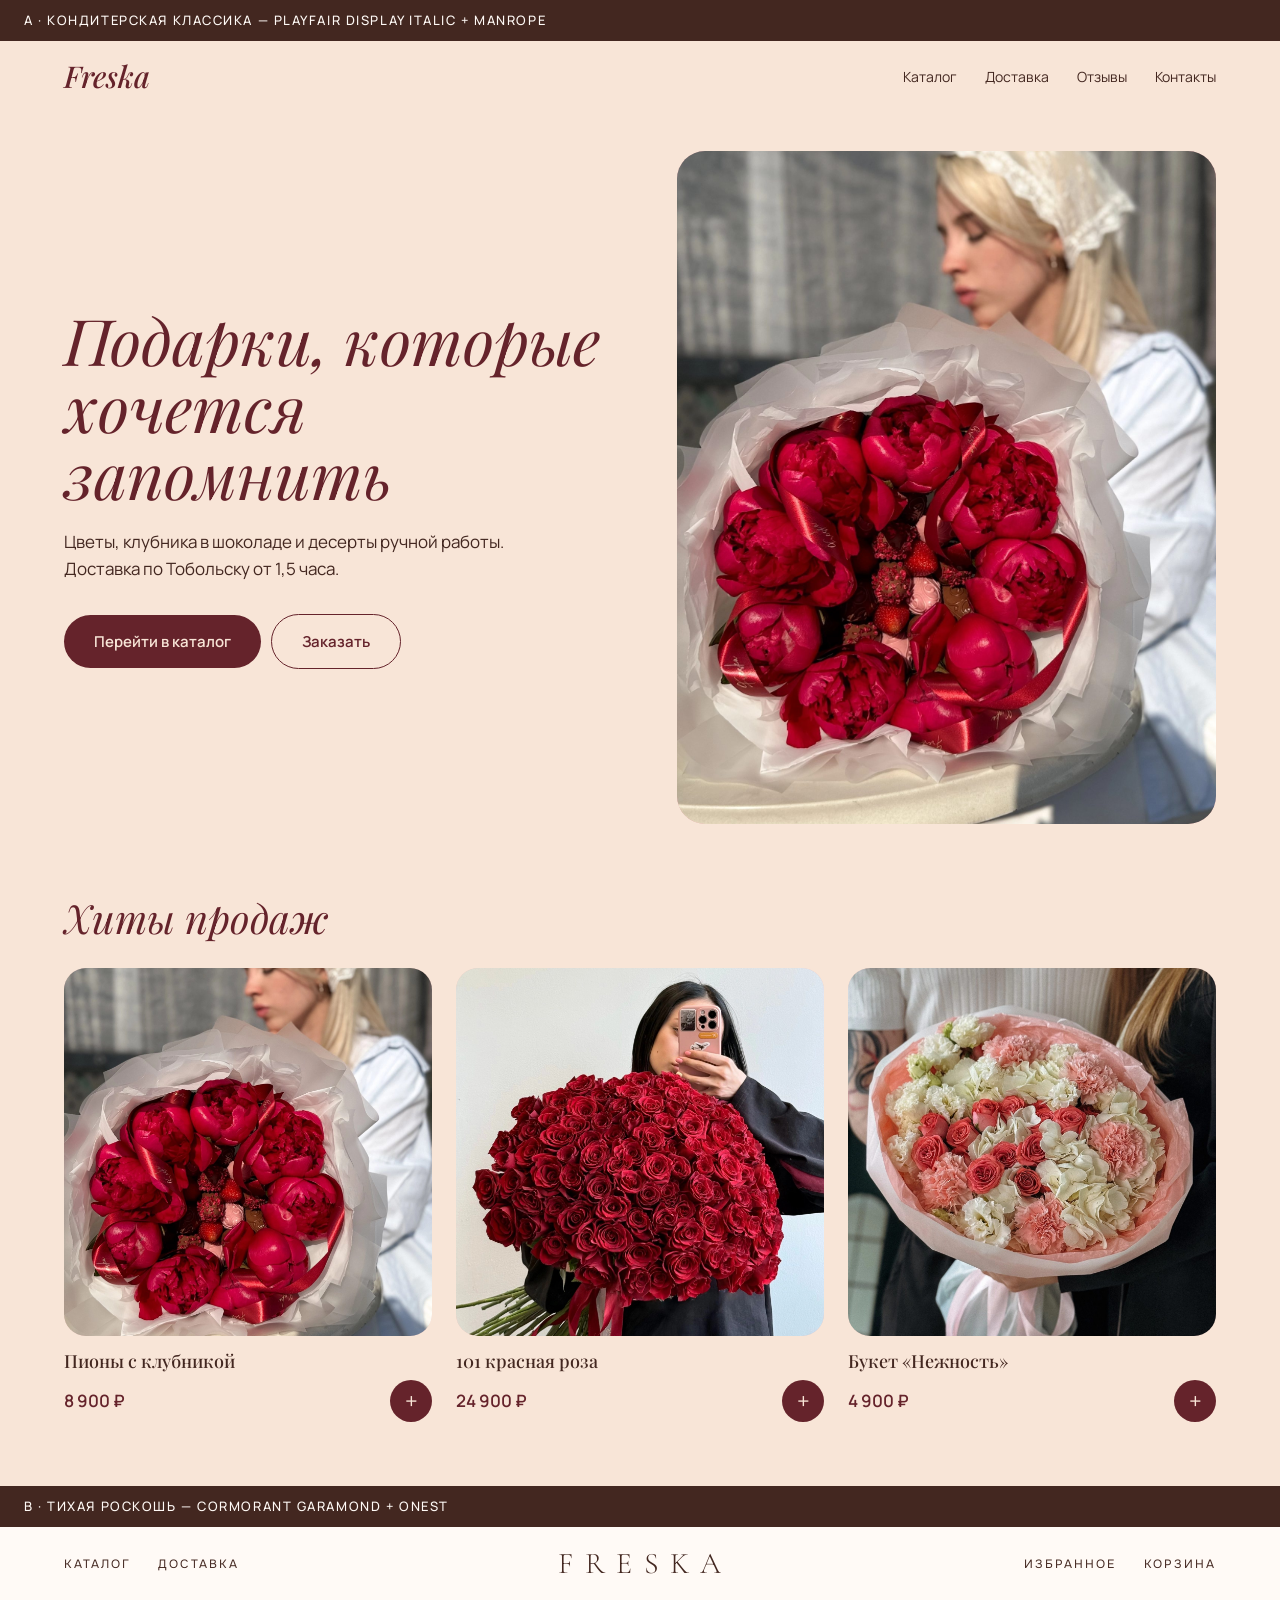
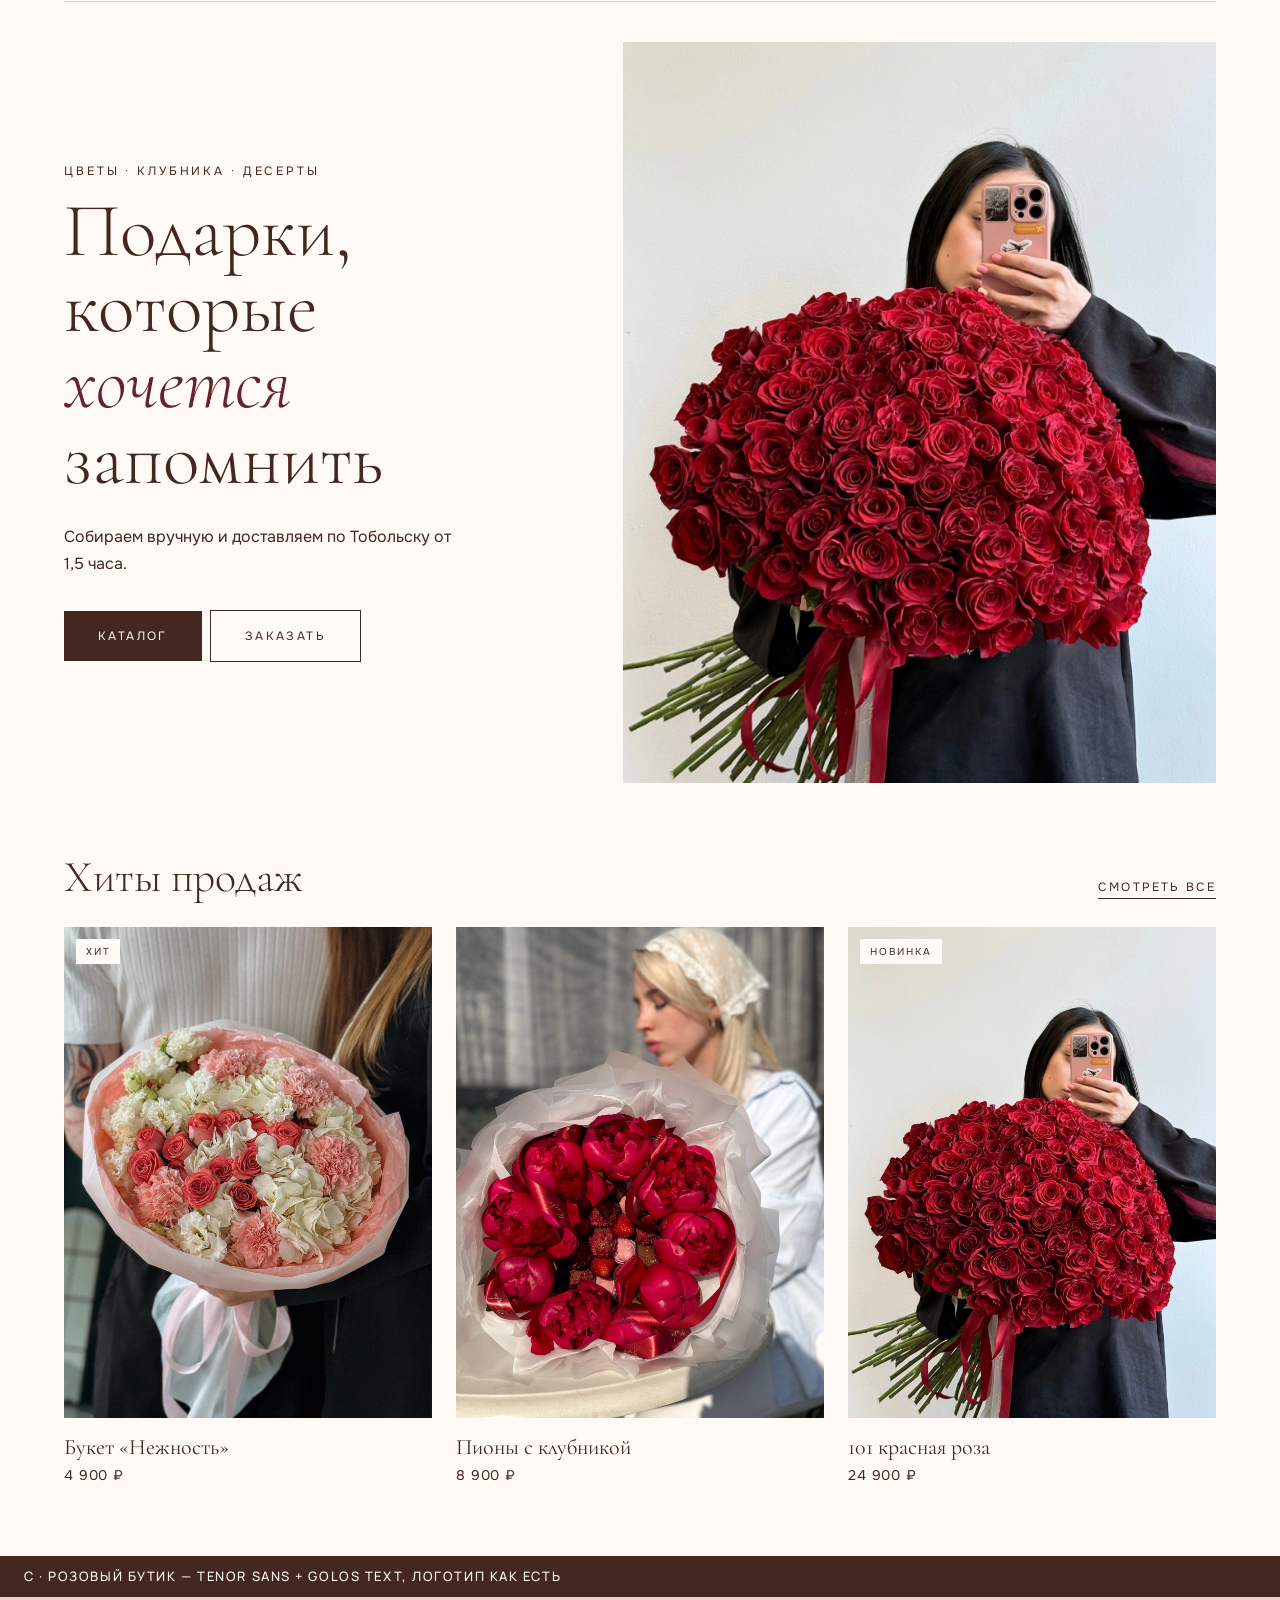
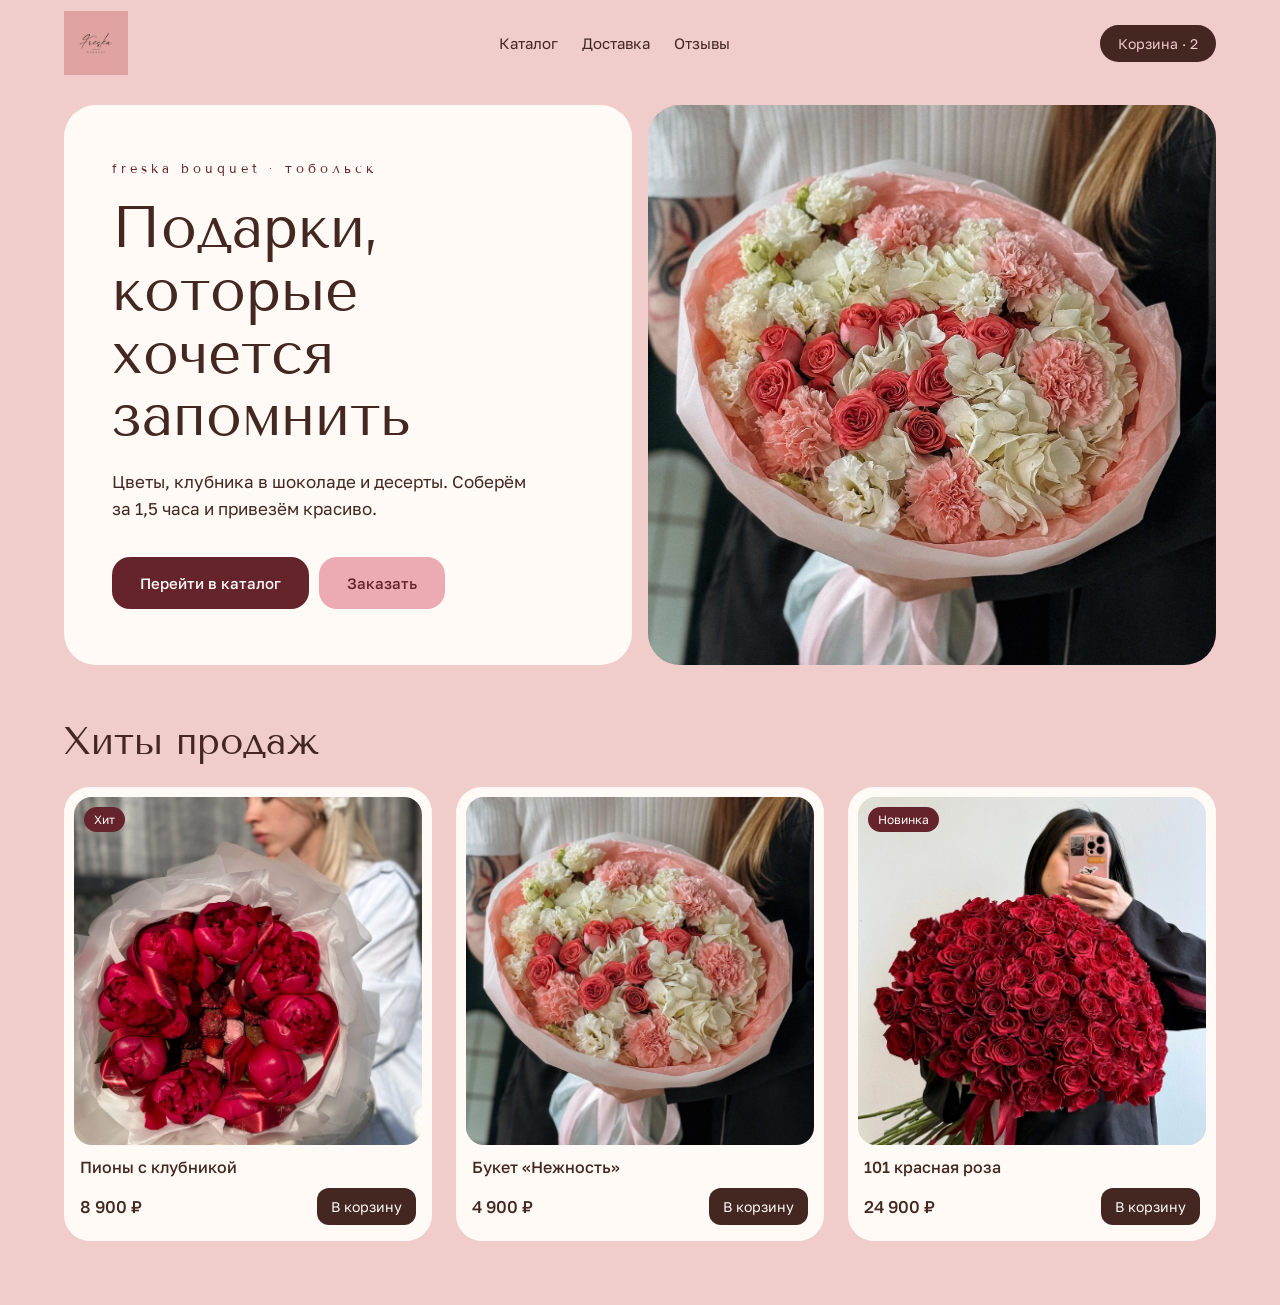
<file: directions.html>
<!doctype html>
<html lang="ru">
<head>
<meta charset="utf-8">
<meta name="robots" content="noindex, nofollow">
<meta name="viewport" content="width=device-width, initial-scale=1">
<title>FRESKA — стилевые направления</title>
<link rel="preconnect" href="https://fonts.googleapis.com">
<link rel="preconnect" href="https://fonts.gstatic.com" crossorigin>
<link href="https://fonts.googleapis.com/css2?family=Cormorant+Garamond:ital,wght@0,300;0,400;0,500;1,300;1,400&family=Playfair+Display:ital,wght@0,400;0,500;1,400;1,500&family=Manrope:wght@400;500;600&family=Onest:wght@400;500&family=Tenor+Sans&family=Golos+Text:wght@400;500&display=swap" rel="stylesheet">
<style>
  :root {
    --cherry: #65232B;
    --blossom: #ECAAB2;
    --truffle: #432720;
    --ivory: #F8E5D7;
    --milk: #FFFAF6;
    --logo-pink: #F0CCCB;
  }
  * { box-sizing: border-box; margin: 0; padding: 0; }
  body { background: #eee; color: var(--truffle); }
  img { display: block; max-width: 100%; }
  .label {
    font: 500 13px/1 Manrope, sans-serif; letter-spacing: .12em; text-transform: uppercase;
    background: var(--truffle); color: var(--milk); padding: 14px 24px;
  }
  .photo { position: relative; overflow: hidden; }
  .photo img { position: absolute; inset: 0; width: 100%; height: 100%; object-fit: cover; }
  .photo .tag { z-index: 1; }
  .wrap { max-width: 1200px; margin: 0 auto; padding: 0 24px; }
  .grid3 { display: grid; grid-template-columns: repeat(3, minmax(0,1fr)); gap: 24px; }
  @media (max-width: 760px) {
    .grid3 { grid-template-columns: repeat(2, minmax(0,1fr)); gap: 12px; }
    .grid3 > :nth-child(3) { display: none; }
  }

  /* ---------- A: Кондитерская классика ---------- */
  .a { background: var(--ivory); font-family: Manrope, sans-serif; padding-bottom: 64px; }
  .a header { display: flex; justify-content: space-between; align-items: center; padding: 20px 0; }
  .a .logo { font: italic 500 30px/1 'Playfair Display', serif; color: var(--cherry); }
  .a nav { display: flex; gap: 28px; font-size: 14px; }
  .a .hero { display: grid; grid-template-columns: 1.05fr 1fr; gap: 48px; align-items: center; padding: 40px 0 72px; }
  .a h1 { font: italic 400 64px/1.05 'Playfair Display', serif; color: var(--cherry); }
  .a .lead { margin: 20px 0 32px; font-size: 17px; line-height: 1.6; max-width: 440px; }
  .a .btn { display: inline-block; padding: 16px 30px; border-radius: 999px; font: 600 15px Manrope, sans-serif; background: var(--cherry); color: var(--ivory); margin-right: 10px; }
  .a .btn.ghost { background: transparent; color: var(--cherry); border: 1.5px solid var(--cherry); }
  .a .hero .photo { aspect-ratio: 4/5; border-radius: 28px; background: var(--blossom); }
  .a h2 { font: italic 400 40px/1.1 'Playfair Display', serif; color: var(--cherry); margin-bottom: 28px; }
  .a .card .photo { aspect-ratio: 1; border-radius: 22px; background: #F2C9C3; }
  .a .card h3 { font: 500 18px/1.3 'Playfair Display', serif; margin: 14px 0 6px; }
  .a .card .row { display: flex; justify-content: space-between; align-items: center; }
  .a .card .price { font: 600 17px Manrope, sans-serif; color: var(--cherry); }
  .a .card .add { width: 42px; height: 42px; border-radius: 50%; background: var(--cherry); color: var(--ivory); display: grid; place-items: center; font-size: 22px; }

  /* ---------- B: Тихая роскошь ---------- */
  .b { background: var(--milk); font-family: Onest, sans-serif; padding-bottom: 72px; }
  .b header { display: grid; grid-template-columns: 1fr auto 1fr; align-items: center; padding: 22px 0; border-bottom: 1px solid #E9D6CB; }
  .b nav { display: flex; gap: 28px; font-size: 12px; letter-spacing: .16em; text-transform: uppercase; }
  .b nav.r { justify-content: flex-end; }
  .b .logo { font: 300 30px/1 'Cormorant Garamond', serif; letter-spacing: .38em; text-transform: uppercase; color: var(--truffle); padding-left: .38em; }
  .b .hero { display: grid; grid-template-columns: 1fr 1.2fr; gap: 64px; align-items: center; margin-top: 40px; }
  .b .hero .photo { aspect-ratio: 4/5; background: var(--ivory); }
  .b .eyebrow { font-size: 12px; letter-spacing: .24em; text-transform: uppercase; }
  .b h1 { font: 300 76px/1 'Cormorant Garamond', serif; margin: 14px 0 26px; color: var(--truffle); }
  .b h1 em { font-style: italic; color: var(--cherry); }
  .b .lead { font-size: 16px; line-height: 1.7; margin: 0 0 32px; max-width: 400px; }
  .b .btn { display: inline-block; padding: 17px 34px; font-size: 12px; letter-spacing: .2em; text-transform: uppercase; background: var(--truffle); color: var(--milk); margin-right: 8px; }
  .b .btn.ghost { background: transparent; color: var(--truffle); border: 1px solid var(--truffle); }
  .b .section-head { display: flex; justify-content: space-between; align-items: baseline; margin: 72px 0 28px; }
  .b h2 { font: 300 44px/1 'Cormorant Garamond', serif; }
  .b .more { font-size: 12px; letter-spacing: .18em; text-transform: uppercase; border-bottom: 1px solid; padding-bottom: 3px; }
  .b .card .photo { aspect-ratio: 3/4; background: #F4E1D8; }
  .b .card .tag { position: absolute; top: 12px; left: 12px; font-size: 10px; letter-spacing: .18em; text-transform: uppercase; background: var(--milk); padding: 6px 10px; }
  .b .card h3 { font: 400 22px/1.2 'Cormorant Garamond', serif; margin: 16px 0 6px; }
  .b .card .price { font-size: 14px; letter-spacing: .06em; }

  /* ---------- C: Розовый бутик ---------- */
  .c { background: var(--logo-pink); font-family: 'Golos Text', sans-serif; padding-bottom: 64px; }
  .c header { display: flex; justify-content: space-between; align-items: center; padding: 14px 0; }
  .c header img { height: 64px; mix-blend-mode: multiply; }
  .c nav { display: flex; gap: 24px; font-size: 15px; }
  .c .pill { background: var(--truffle); color: var(--logo-pink); padding: 10px 18px; border-radius: 999px; font-size: 14px; }
  .c .hero { display: grid; grid-template-columns: 1fr 1fr; gap: 16px; padding: 16px 0 56px; }
  .c .hero .panel { background: var(--milk); border-radius: 32px; padding: 56px 48px; display: flex; flex-direction: column; justify-content: space-between; min-height: 560px; }
  .c .eyebrow { font: 400 13px 'Tenor Sans', sans-serif; letter-spacing: .3em; text-transform: lowercase; color: var(--cherry); }
  .c h1 { font: 400 58px/1.08 'Tenor Sans', sans-serif; color: var(--truffle); margin: 20px 0; }
  .c .lead { font-size: 17px; line-height: 1.6; max-width: 420px; }
  .c .btns { display: flex; gap: 10px; margin-top: 32px; flex-wrap: wrap; }
  .c .btn { padding: 17px 28px; border-radius: 18px; font-size: 15px; font-weight: 500; background: var(--cherry); color: var(--milk); }
  .c .btn.ghost { background: var(--blossom); color: var(--cherry); }
  .c .hero .photo { border-radius: 32px; background: var(--blossom); min-height: 560px; }
  .c h2 { font: 400 38px/1.1 'Tenor Sans', sans-serif; margin-bottom: 24px; }
  .c .card { background: var(--milk); border-radius: 26px; padding: 10px 10px 16px; }
  .c .card .photo { aspect-ratio: 1; border-radius: 18px; background: var(--ivory); }
  .c .card .tag { position: absolute; top: 10px; left: 10px; font-size: 12px; background: var(--cherry); color: var(--milk); padding: 5px 10px; border-radius: 999px; }
  .c .card h3 { font: 500 16px/1.3 'Golos Text', sans-serif; margin: 12px 6px 10px; }
  .c .card .row { display: flex; justify-content: space-between; align-items: center; padding: 0 6px; }
  .c .card .price { font-weight: 500; font-size: 17px; }
  .c .card .add { background: var(--truffle); color: var(--milk); padding: 10px 14px; border-radius: 12px; font-size: 14px; }

  @media (max-width: 760px) {
    nav { display: none !important; }
    .a .hero, .b .hero, .c .hero { grid-template-columns: 1fr; gap: 20px; padding-top: 12px; }
    .a h1 { font-size: 42px; }
    .a .hero .photo, .b .hero .photo { order: -1; }
    .a h2, .c h2 { font-size: 30px; }
    .b header { grid-template-columns: 1fr; justify-items: center; }
    .b h1 { font-size: 50px; }
    .b h2 { font-size: 34px; }
    .c .hero .panel { min-height: 0; padding: 32px 24px; }
    .c .hero .photo { min-height: 0; aspect-ratio: 4/5; order: -1; }
    .c h1 { font-size: 38px; }
    .a .btn, .b .btn, .c .btn { width: 100%; text-align: center; margin: 0 0 10px; }
  }
</style>
</head>
<body>

<!-- ===================== A ===================== -->
<div class="label">A · Кондитерская классика — Playfair Display italic + Manrope</div>
<section class="a">
  <div class="wrap">
    <header>
      <div class="logo">Freska</div>
      <nav><span>Каталог</span><span>Доставка</span><span>Отзывы</span><span>Контакты</span></nav>
    </header>
    <div class="hero">
      <div>
        <h1>Подарки, которые хочется запомнить</h1>
        <p class="lead">Цветы, клубника в шоколаде и десерты ручной работы. Доставка по Тобольску от 1,5 часа.</p>
        <a class="btn">Перейти в каталог</a><a class="btn ghost">Заказать</a>
      </div>
      <div class="photo"><img src="assets/IMG_6784.jpg" alt="Пионы с клубникой в шоколаде" style="object-position: 50% 65%"></div>
    </div>
    <h2>Хиты продаж</h2>
    <div class="grid3">
      <div class="card"><div class="photo"><img src="assets/IMG_6784.jpg" alt="" style="object-position: 40% 62%"></div><h3>Пионы с клубникой</h3><div class="row"><span class="price">8 900 ₽</span><span class="add">+</span></div></div>
      <div class="card"><div class="photo"><img src="assets/IMG_6785.jpg" alt="" style="object-position: 50% 55%"></div><h3>101 красная роза</h3><div class="row"><span class="price">24 900 ₽</span><span class="add">+</span></div></div>
      <div class="card"><div class="photo"><img src="assets/IMG_6786.jpg" alt="" style="object-position: 50% 45%"></div><h3>Букет «Нежность»</h3><div class="row"><span class="price">4 900 ₽</span><span class="add">+</span></div></div>
    </div>
  </div>
</section>

<!-- ===================== B ===================== -->
<div class="label">B · Тихая роскошь — Cormorant Garamond + Onest</div>
<section class="b">
  <div class="wrap">
    <header>
      <nav><span>Каталог</span><span>Доставка</span></nav>
      <div class="logo">Freska</div>
      <nav class="r"><span>Избранное</span><span>Корзина</span></nav>
    </header>
    <div class="hero">
      <div class="text">
        <div class="eyebrow">цветы · клубника · десерты</div>
        <h1>Подарки, которые <em>хочется</em> запомнить</h1>
        <p class="lead">Собираем вручную и доставляем по Тобольску от 1,5 часа.</p>
        <a class="btn">Каталог</a><a class="btn ghost">Заказать</a>
      </div>
      <div class="photo"><img src="assets/IMG_6785.jpg" alt="Букет красных роз" style="object-position: 50% 60%"></div>
    </div>
    <div class="section-head"><h2>Хиты продаж</h2><span class="more">Смотреть все</span></div>
    <div class="grid3">
      <div class="card"><div class="photo"><span class="tag">Хит</span><img src="assets/IMG_6786.jpg" alt=""></div><h3>Букет «Нежность»</h3><div class="price">4 900 ₽</div></div>
      <div class="card"><div class="photo"><img src="assets/IMG_6784.jpg" alt="" style="object-position: 40% 60%"></div><h3>Пионы с клубникой</h3><div class="price">8 900 ₽</div></div>
      <div class="card"><div class="photo"><span class="tag">Новинка</span><img src="assets/IMG_6785.jpg" alt="" style="object-position: 50% 60%"></div><h3>101 красная роза</h3><div class="price">24 900 ₽</div></div>
    </div>
  </div>
</section>

<!-- ===================== C ===================== -->
<div class="label">C · Розовый бутик — Tenor Sans + Golos Text, логотип как есть</div>
<section class="c">
  <div class="wrap">
    <header>
      <img src="assets/logo.png" alt="Freska bouquet">
      <nav><span>Каталог</span><span>Доставка</span><span>Отзывы</span></nav>
      <span class="pill">Корзина · 2</span>
    </header>
    <div class="hero">
      <div class="panel">
        <div>
          <div class="eyebrow">freska bouquet · тобольск</div>
          <h1>Подарки, которые хочется запомнить</h1>
          <p class="lead">Цветы, клубника в шоколаде и десерты. Соберём за 1,5 часа и привезём красиво.</p>
        </div>
        <div class="btns"><a class="btn">Перейти в каталог</a><a class="btn ghost">Заказать</a></div>
      </div>
      <div class="photo"><img src="assets/IMG_6786.jpg" alt="Розовый букет" style="object-position: 50% 45%"></div>
    </div>
    <h2>Хиты продаж</h2>
    <div class="grid3">
      <div class="card"><div class="photo"><span class="tag">Хит</span><img src="assets/IMG_6784.jpg" alt="" style="object-position: 40% 62%"></div><h3>Пионы с клубникой</h3><div class="row"><span class="price">8 900 ₽</span><span class="add">В корзину</span></div></div>
      <div class="card"><div class="photo"><img src="assets/IMG_6786.jpg" alt="" style="object-position: 50% 45%"></div><h3>Букет «Нежность»</h3><div class="row"><span class="price">4 900 ₽</span><span class="add">В корзину</span></div></div>
      <div class="card"><div class="photo"><span class="tag">Новинка</span><img src="assets/IMG_6785.jpg" alt="" style="object-position: 50% 55%"></div><h3>101 красная роза</h3><div class="row"><span class="price">24 900 ₽</span><span class="add">В корзину</span></div></div>
    </div>
  </div>
</section>

</body>
</html>
</file>
